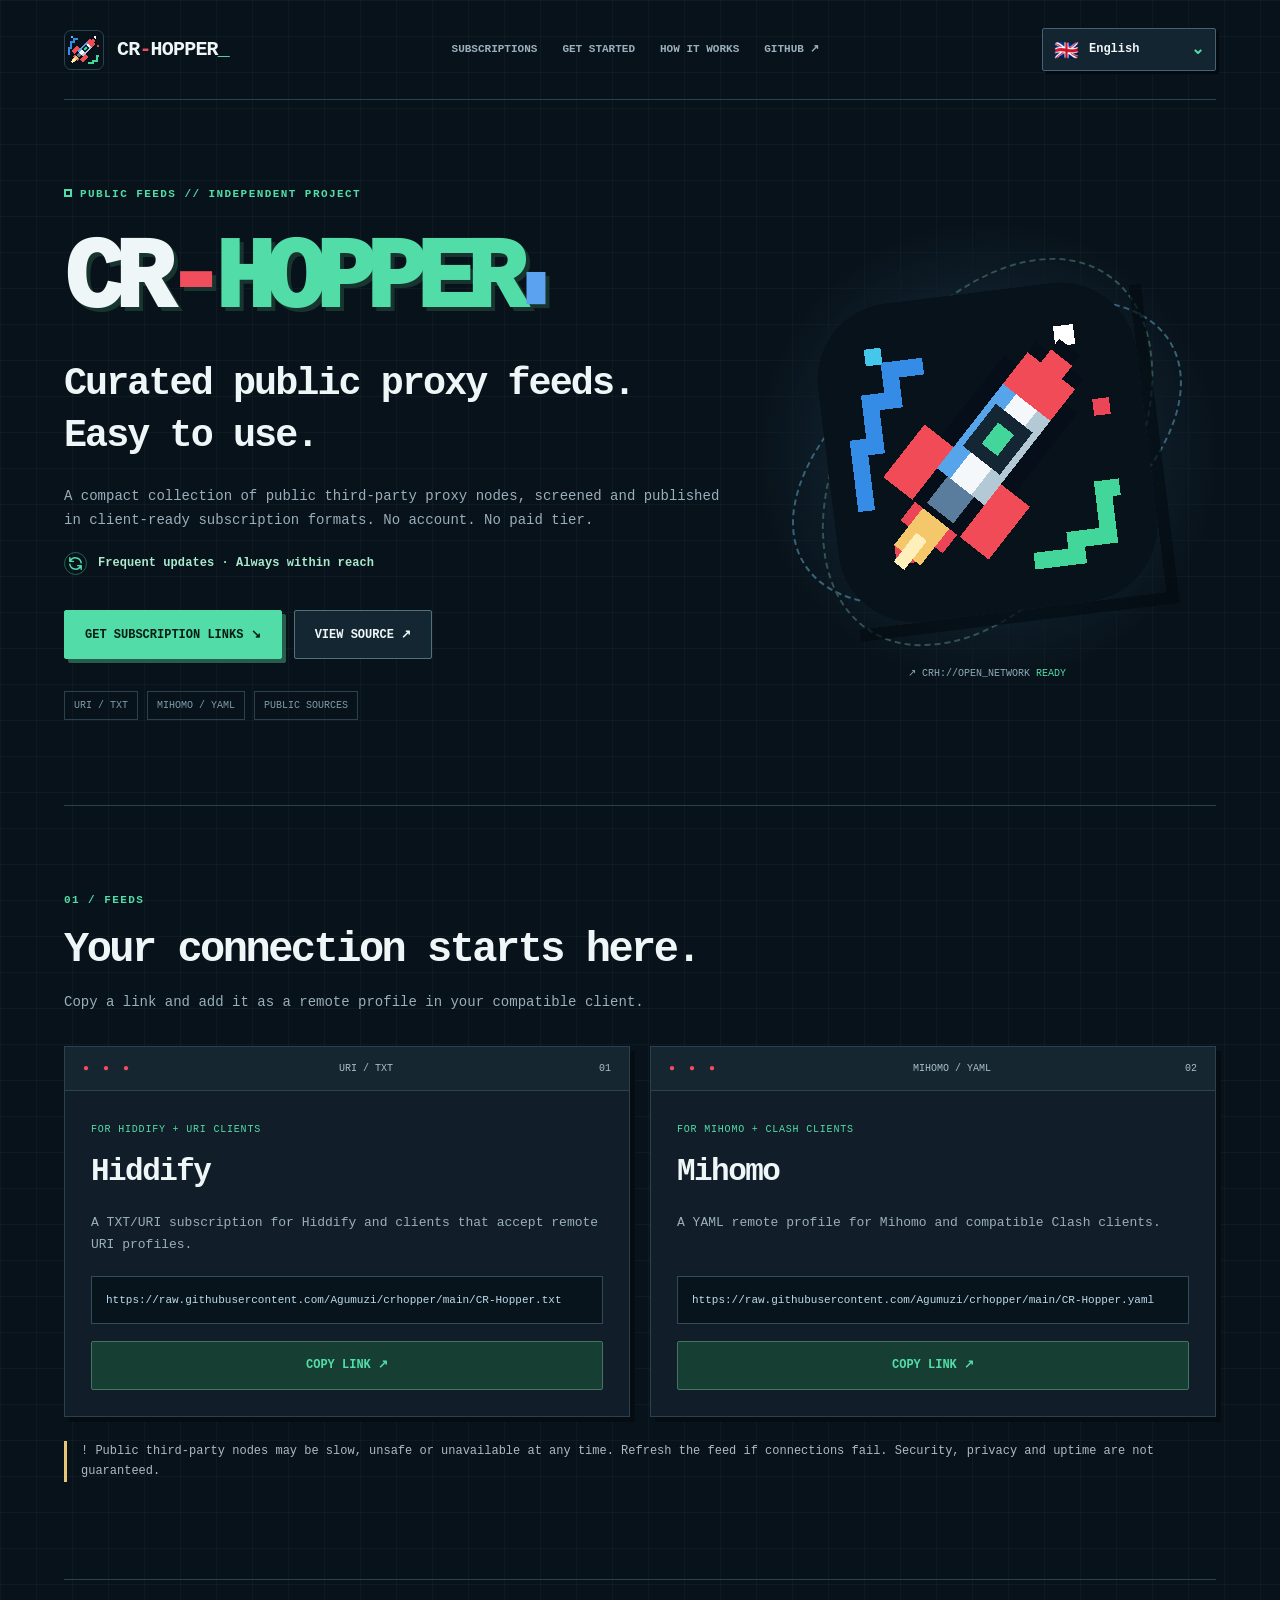
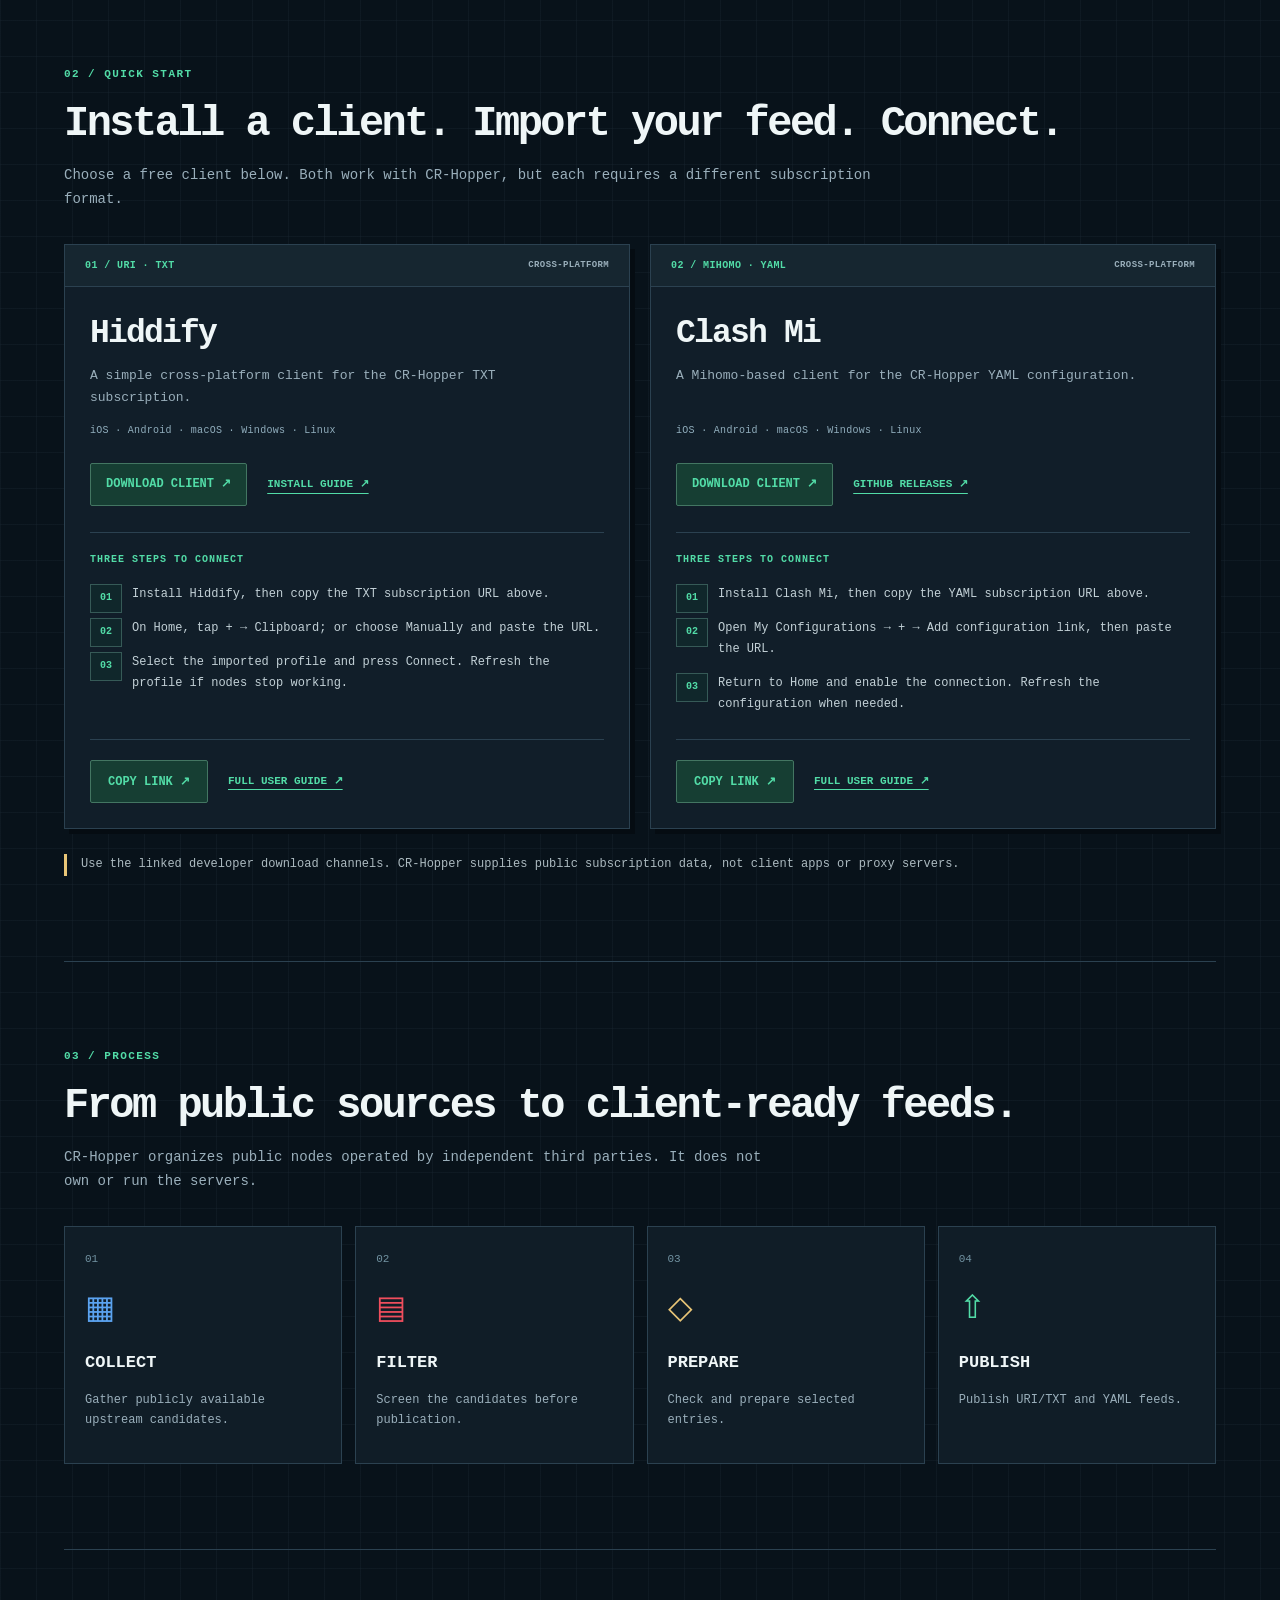
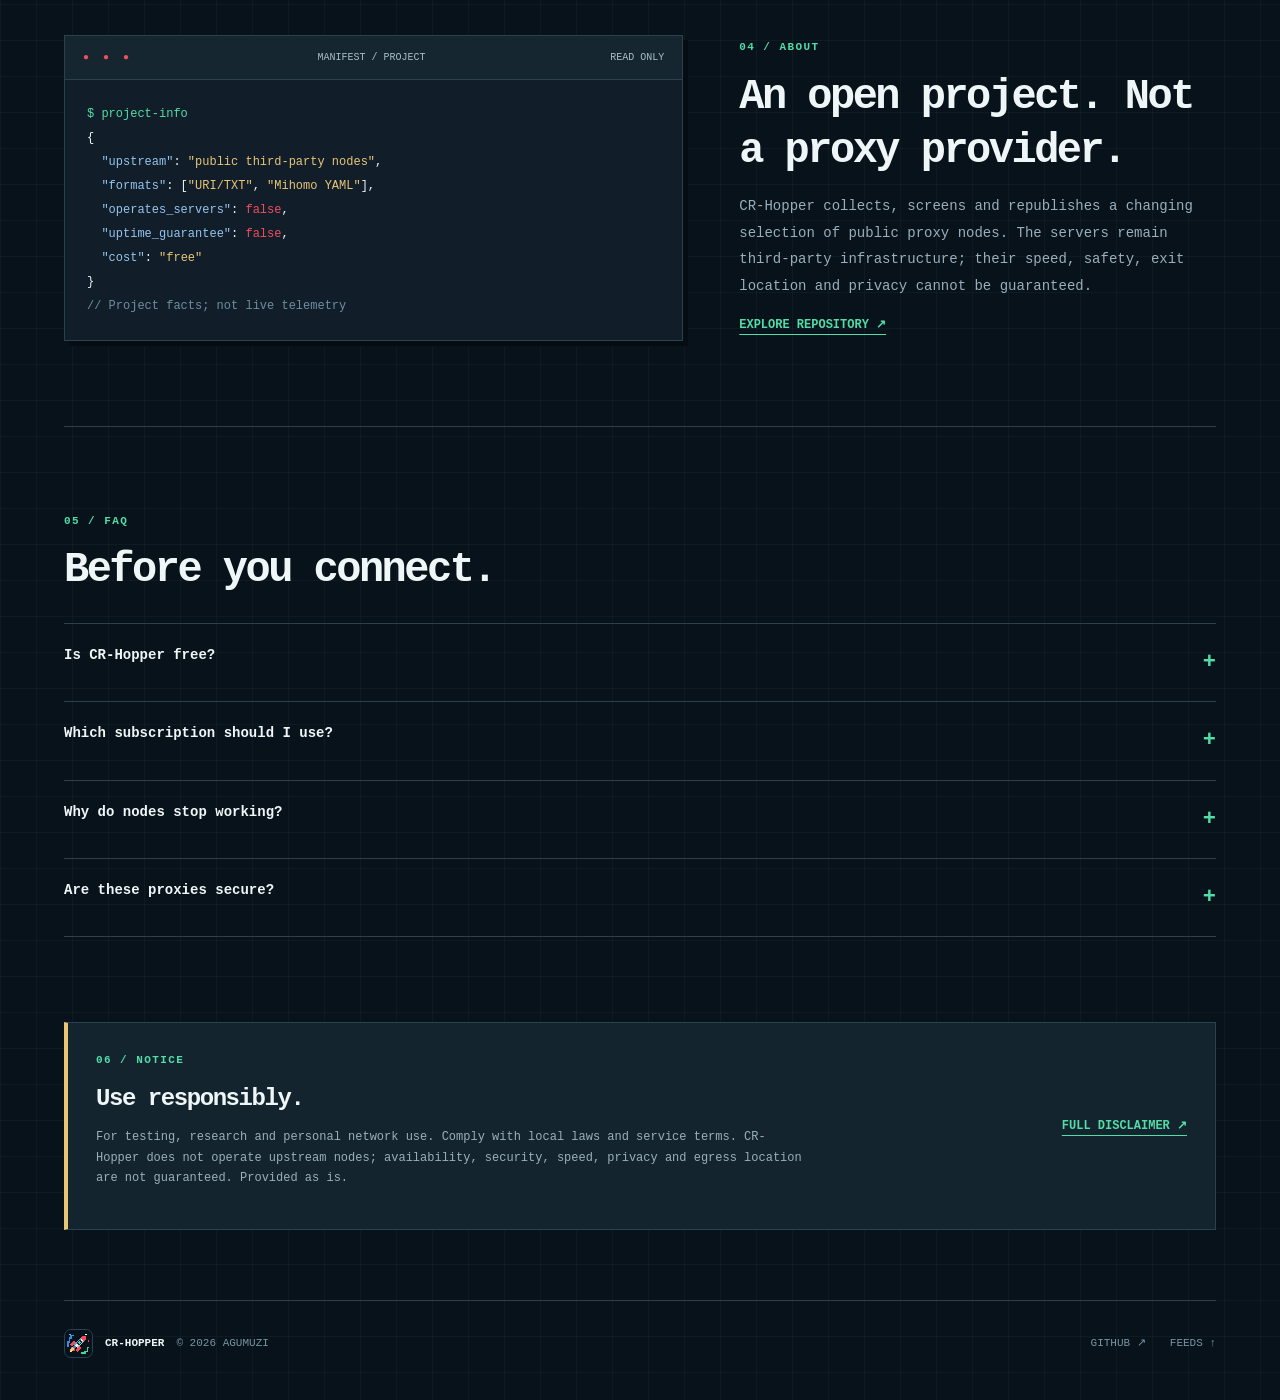
<file: docs/index.html>
<!doctype html>
<html lang="en">
<head>
<meta charset="utf-8"><meta name="viewport" content="width=device-width, initial-scale=1">
<title>CR-Hopper — Curated Public Proxy Feeds</title>
<meta name="description" content="Free curated public proxy subscriptions for Hiddify, Mihomo and Clash-compatible clients. Two client-ready formats: URI/TXT and YAML.">
<meta name="theme-color" content="#08121a"><meta property="og:type" content="website">
<meta property="og:title" content="CR-Hopper · Curated Public Proxy Feeds">
<meta property="og:description" content="Public sources. Curated feeds. Ready for your client.">
<meta property="og:url" content="https://agumuzi.github.io/crhopper/">
<link rel="canonical" href="https://agumuzi.github.io/crhopper/">
<link rel="icon" href="./assets/rocket.svg?v=20261024-rounded" type="image/svg+xml" sizes="any">
<link rel="stylesheet" href="./assets/style.css?v=20261028-cadence-icon">
<script src="./assets/app.js?v=20261030-cleanup" defer></script>
</head>
<body>
<a class="skip" href="#main">Skip to content</a>
<div class="site">
<header class="top">
  <a class="brand" href="#top" aria-label="CR-Hopper home"><img src="./assets/rocket.svg" alt="" width="40" height="40"><strong>CR<b>-</b>HOPPER<em>_</em></strong></a>
  <nav aria-label="Main navigation"><a href="#feeds" data-i18n="navFeeds">SUBSCRIPTIONS</a><a href="#setup" data-i18n="navSetup">GET STARTED</a><a href="#how" data-i18n="navHow">HOW IT WORKS</a><a href="https://github.com/Agumuzi/crhopper" target="_blank" rel="noopener noreferrer">GITHUB ↗</a></nav>
  <div class="language-switcher" id="language-switcher" dir="ltr">
    <button class="language-toggle" id="language-toggle" type="button" aria-haspopup="menu" aria-expanded="false" aria-controls="language-menu" aria-label="English — select language">
      <span class="language-flag" id="language-flag" aria-hidden="true">🇬🇧</span>
      <span class="language-label" id="language-label">English</span>
      <span class="language-chevron" aria-hidden="true">⌄</span>
    </button>
    <div class="language-menu" id="language-menu" role="menu" aria-label="Website language" hidden>
      <button type="button" class="language-option" role="menuitemradio" aria-checked="true" data-language="en" lang="en"><span class="language-flag" aria-hidden="true">🇬🇧</span><span class="language-option-label">English</span></button>
      <button type="button" class="language-option" role="menuitemradio" aria-checked="false" data-language="zh" lang="zh-CN"><span class="language-flag" aria-hidden="true">🇨🇳</span><span class="language-option-label">简体中文</span></button>
      <button type="button" class="language-option" role="menuitemradio" aria-checked="false" data-language="ru" lang="ru"><span class="language-flag" aria-hidden="true">🇷🇺</span><span class="language-option-label">Русский</span></button>
      <button type="button" class="language-option" role="menuitemradio" aria-checked="false" data-language="fa" lang="fa"><span class="language-flag" aria-hidden="true">🇮🇷</span><span class="language-option-label" dir="rtl">فارسی</span></button>
    </div>
  </div>
</header>
<main id="main">
<section class="hero" id="top" aria-labelledby="hero-title">
  <div><div class="eyebrow"><span class="dot"></span><span data-i18n="eyebrow">PUBLIC FEEDS // INDEPENDENT PROJECT</span></div>
  <h1 id="hero-title">CR<span class="dash">-</span><span class="mint">HOPPER</span><span class="cursor" aria-hidden="true">█</span></h1>
  <h2 data-i18n="heroText">Curated public proxy feeds. Easy to use.</h2>
  <p class="lead" data-i18n="heroDesc">A compact collection of public third-party proxy nodes, screened and published in client-ready subscription formats. No account. No paid tier.</p>
  <p class="hero-cadence"><span aria-hidden="true" class="cadence-symbol"><svg viewBox="0 0 24 24" width="17" height="17" fill="none" stroke="currentColor" stroke-width="2.1" stroke-linecap="round" stroke-linejoin="round" focusable="false"><path d="M20 11a8.1 8.1 0 0 0-15.5-2M4 4v5h5"/><path d="M4 13a8.1 8.1 0 0 0 15.5 2M20 20v-5h-5"/></svg></span><span data-i18n="heroCadence">Frequent updates · Always within reach</span></p>
  <div class="hero-actions"><a class="btn btn-primary" href="#feeds" data-i18n="getLinks">GET SUBSCRIPTION LINKS ↘</a><a class="btn" href="https://github.com/Agumuzi/crhopper" target="_blank" rel="noopener noreferrer">VIEW SOURCE ↗</a></div>
  <div class="tags"><span>URI / TXT</span><span>MIHOMO / YAML</span><span>PUBLIC SOURCES</span></div></div>
  <div class="hero-visual"><div class="orbit"></div><div class="orbit second"></div><img src="./assets/rocket.svg" width="270" height="270" alt="Pixel rocket emblem in red, white, blue and green"><small>↗ CRH://OPEN_NETWORK <span>READY</span></small></div>
</section>
<section class="section" id="feeds" aria-labelledby="feeds-title">
  <div class="section-id">01 / FEEDS</div><h2 id="feeds-title" data-i18n="feedsTitle">Your connection starts here.</h2>
  <p class="subtitle" data-i18n="feedsDesc">Copy a link and add it as a remote profile in your compatible client.</p>
  <div class="feed-grid">
    <article class="card"><div class="card-bar"><span class="lights">● ● ●</span><span>URI / TXT</span><span>01</span></div>
      <div class="card-body"><span class="label">FOR HIDDIFY + URI CLIENTS</span><h3>Hiddify</h3><p data-i18n="uriDesc">A TXT/URI subscription for Hiddify and clients that accept remote URI profiles.</p>
      <div class="code subscription-url" aria-label="Subscription URL: https://raw.githubusercontent.com/Agumuzi/crhopper/main/CR-Hopper.txt"><code class="subscription-url-text">https://<wbr>raw.<wbr>githubusercontent.<wbr>com/<wbr>Agumuzi/<wbr>crhopper/<wbr>main/<wbr>CR-Hopper.txt</code></div>
      <button type="button" class="btn copy" data-copy="txt" data-i18n="copy">COPY LINK ↗</button></div>
    </article>
    <article class="card"><div class="card-bar"><span class="lights">● ● ●</span><span>MIHOMO / YAML</span><span>02</span></div>
      <div class="card-body"><span class="label">FOR MIHOMO + CLASH CLIENTS</span><h3>Mihomo</h3><p data-i18n="yamlDesc">A YAML remote profile for Mihomo and compatible Clash clients.</p>
      <div class="code subscription-url" aria-label="Subscription URL: https://raw.githubusercontent.com/Agumuzi/crhopper/main/CR-Hopper.yaml"><code class="subscription-url-text">https://<wbr>raw.<wbr>githubusercontent.<wbr>com/<wbr>Agumuzi/<wbr>crhopper/<wbr>main/<wbr>CR-Hopper.yaml</code></div>
      <button type="button" class="btn copy" data-copy="yaml" data-i18n="copy">COPY LINK ↗</button></div>
    </article>
  </div>
  <p class="warning" data-i18n="warning">! Public third-party nodes may be slow, unsafe or unavailable at any time. Refresh the feed if connections fail. Security, privacy and uptime are not guaranteed.</p>
</section>

<section class="section setup-section" id="setup" aria-labelledby="setup-title">
  <div class="section-id">02 / QUICK START</div>
  <h2 id="setup-title" data-i18n="setupTitle">Install a client. Import your feed. Connect.</h2>
  <p class="subtitle" data-i18n="setupDesc">Choose one of the free clients below. Both work with CR-Hopper, but they need different subscription formats.</p>
  <div class="setup-grid">
    <article class="setup-card" aria-labelledby="hiddify-title">
      <div class="setup-card-head"><span class="setup-index">01 / URI · TXT</span><span class="setup-tag">CROSS-PLATFORM</span></div>
      <div class="setup-card-body">
        <h3 id="hiddify-title">Hiddify</h3>
        <p class="setup-summary" data-i18n="setupHiddifyDesc">Simple multi-platform client for the CR-Hopper TXT feed.</p>
        <div class="platform-list" aria-label="Supported platforms">iOS · Android · macOS · Windows · Linux</div>
        <div class="setup-links">
          <a class="btn setup-download" href="https://github.com/hiddify/hiddify-app/releases" target="_blank" rel="noopener noreferrer" data-i18n="setupDownload">DOWNLOAD CLIENT ↗</a>
          <a class="text-link" href="https://hiddify.com/app/How-to-install-Hiddify-app/" target="_blank" rel="noopener noreferrer" data-i18n="setupInstallGuide">INSTALL GUIDE ↗</a>
        </div>
        <div class="setup-instructions">
          <p class="setup-caption" data-i18n="setupSteps">THREE STEPS TO CONNECT</p>
          <ol>
            <li data-i18n="setupH1">Install Hiddify, then copy the TXT subscription URL above.</li>
            <li data-i18n="setupH2">On the Home screen, tap + → Clipboard, or Manually and paste the URL.</li>
            <li data-i18n="setupH3">Choose the new profile and press Connect. Refresh the profile if nodes stop working.</li>
          </ol>
        </div>
        <div class="setup-bottom">
          <button type="button" class="btn copy setup-copy" data-copy="txt" data-i18n="copy">COPY LINK ↗</button>
          <a class="setup-more" href="https://hiddify.com/app/How-to-use-Hiddify-app/" target="_blank" rel="noopener noreferrer" data-i18n="setupFullGuide">FULL USER GUIDE ↗</a>
        </div>
      </div>
    </article>
    <article class="setup-card" aria-labelledby="clash-title">
      <div class="setup-card-head"><span class="setup-index">02 / MIHOMO · YAML</span><span class="setup-tag">CROSS-PLATFORM</span></div>
      <div class="setup-card-body">
        <h3 id="clash-title">Clash Mi</h3>
        <p class="setup-summary" data-i18n="setupClashDesc">A Mihomo-based client that imports the CR-Hopper YAML profile.</p>
        <div class="platform-list" aria-label="Supported platforms">iOS · Android · macOS · Windows · Linux</div>
        <div class="setup-links">
          <a class="btn setup-download" href="https://clashmi.app/download" target="_blank" rel="noopener noreferrer" data-i18n="setupDownload">DOWNLOAD CLIENT ↗</a>
          <a class="text-link" href="https://github.com/KaringX/clashmi/releases" target="_blank" rel="noopener noreferrer" data-i18n="setupReleases">GITHUB RELEASES ↗</a>
        </div>
        <div class="setup-instructions">
          <p class="setup-caption" data-i18n="setupSteps">THREE STEPS TO CONNECT</p>
          <ol>
            <li data-i18n="setupC1">Install Clash Mi, then copy the YAML subscription URL above.</li>
            <li data-i18n="setupC2">Open My Configurations → + → Add configuration link and paste the URL.</li>
            <li data-i18n="setupC3">Return to the main screen and switch on the connection. Update the configuration when needed.</li>
          </ol>
        </div>
        <div class="setup-bottom">
          <button type="button" class="btn copy setup-copy" data-copy="yaml" data-i18n="copy">COPY LINK ↗</button>
          <a class="setup-more" href="https://clashmi.app/guide/" target="_blank" rel="noopener noreferrer" data-i18n="setupFullGuide">FULL USER GUIDE ↗</a>
        </div>
      </div>
    </article>
  </div>
  <p class="setup-caution" data-i18n="setupCaution">Download clients from the linked developer channels. CR-Hopper provides subscription data, not the client applications or proxy servers.</p>
</section>
<section class="section" id="how" aria-labelledby="how-title">
  <div class="section-id">03 / PROCESS</div><h2 id="how-title" data-i18n="howTitle">From public sources to client-ready feeds.</h2>
  <p class="subtitle" data-i18n="howDesc">CR-Hopper organizes public nodes operated by independent third parties. It does not own or run the servers.</p>
  <div class="steps">
    <article class="step"><span class="num">01</span><div class="symbol">▦</div><h3 data-i18n="collect">COLLECT</h3><p data-i18n="collectDesc">Gather publicly available upstream candidates.</p></article>
    <article class="step"><span class="num">02</span><div class="symbol">▤</div><h3 data-i18n="filter">FILTER</h3><p data-i18n="filterDesc">Screen the candidates before publication.</p></article>
    <article class="step"><span class="num">03</span><div class="symbol">◇</div><h3 data-i18n="prepare">PREPARE</h3><p data-i18n="prepareDesc">Check and prepare selected entries.</p></article>
    <article class="step"><span class="num">04</span><div class="symbol">⇧</div><h3 data-i18n="publish">PUBLISH</h3><p data-i18n="publishDesc">Publish URI/TXT and YAML feeds.</p></article>
  </div>
</section>
<section class="section about" id="about">
  <div class="terminal" aria-label="Illustrative project manifest"><div class="card-bar"><span class="lights">● ● ●</span><span>MANIFEST / PROJECT</span><span>READ ONLY</span></div>
  <pre><span class="prompt">$ project-info</span>
{
  <span class="key">"upstream"</span>: <span class="str">"public third-party nodes"</span>,
  <span class="key">"formats"</span>: [<span class="str">"URI/TXT"</span>, <span class="str">"Mihomo YAML"</span>],
  <span class="key">"operates_servers"</span>: <span class="bool">false</span>,
  <span class="key">"uptime_guarantee"</span>: <span class="bool">false</span>,
  <span class="key">"cost"</span>: <span class="str">"free"</span>
}
<span class="comment">// Project facts; not live telemetry</span></pre></div>
  <div><div class="section-id">04 / ABOUT</div><h2 data-i18n="aboutTitle">An open project. Not a proxy provider.</h2>
  <p data-i18n="aboutDesc">CR-Hopper collects, screens and republishes a changing selection of public proxy nodes. The servers remain third-party infrastructure; their speed, safety, exit location and privacy cannot be guaranteed.</p>
  <a class="text-link" href="https://github.com/Agumuzi/crhopper" target="_blank" rel="noopener noreferrer" data-i18n="viewRepo">EXPLORE REPOSITORY ↗</a></div>
</section>
<section class="section" id="faq" aria-labelledby="faq-title">
  <div class="section-id">05 / FAQ</div><h2 id="faq-title" data-i18n="faqTitle">Before you connect.</h2>
  <div class="faq">
    <details><summary data-i18n="q1">Is CR-Hopper free?</summary><p data-i18n="a1">Yes. The published subscription URLs are free to use without registration; individual servers are operated by third parties.</p></details>
    <details><summary data-i18n="q2">Which subscription should I use?</summary><p data-i18n="a2">Use TXT for Hiddify/URI-compatible clients; YAML for Mihomo and Clash-compatible clients.</p></details>
    <details><summary data-i18n="q3">Why do nodes stop working?</summary><p data-i18n="a3">Public third-party nodes can disappear without notice. Refresh the subscription when needed.</p></details>
    <details><summary data-i18n="q4">Are these proxies secure?</summary><p data-i18n="a4">There is no security guarantee. Untrusted operators may inspect traffic metadata. Prefer end-to-end encrypted connections and avoid exposing sensitive data.</p></details>
  </div>
</section>
<section class="disclaimer" aria-labelledby="notice-title">
 <div><div class="section-id">06 / NOTICE</div><h2 id="notice-title" data-i18n="noticeTitle">Use responsibly.</h2>
 <p data-i18n="notice">For testing, research and personal network use. Comply with local laws and service terms. CR-Hopper does not operate upstream nodes; availability, security, speed, privacy and egress location are not guaranteed. Provided as is.</p></div>
 <a class="text-link" href="https://github.com/Agumuzi/crhopper#disclaimer" data-i18n="full">FULL DISCLAIMER ↗</a>
</section>
</main>
<footer><div class="foot"><img src="./assets/rocket.svg" alt="" width="29" height="29"><strong>CR-HOPPER</strong><span>© 2026 AGUMUZI</span></div><div><a href="https://github.com/Agumuzi/crhopper">GITHUB ↗</a><a href="#feeds" data-i18n="footerFeeds">FEEDS ↑</a></div></footer></div>
<div class="toast" id="toast" role="status" aria-live="polite"></div>
</body></html>
</file>
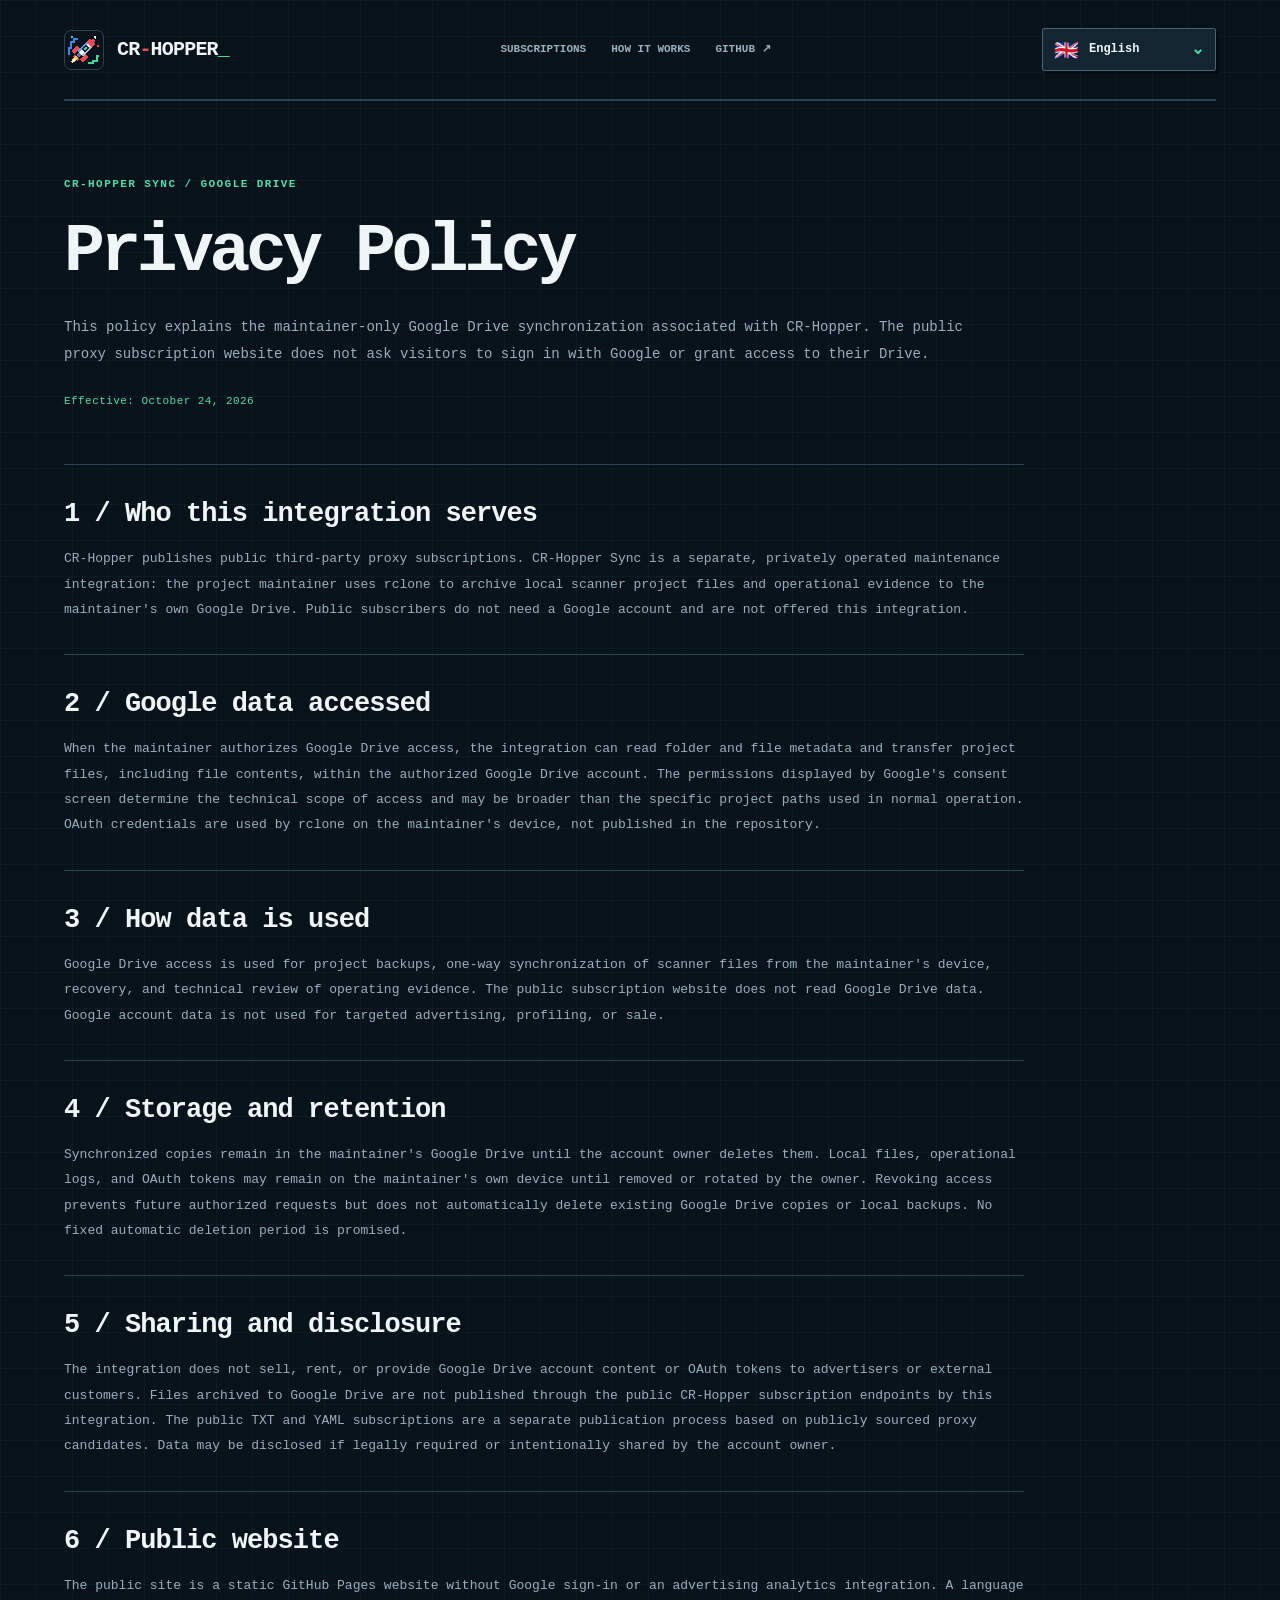
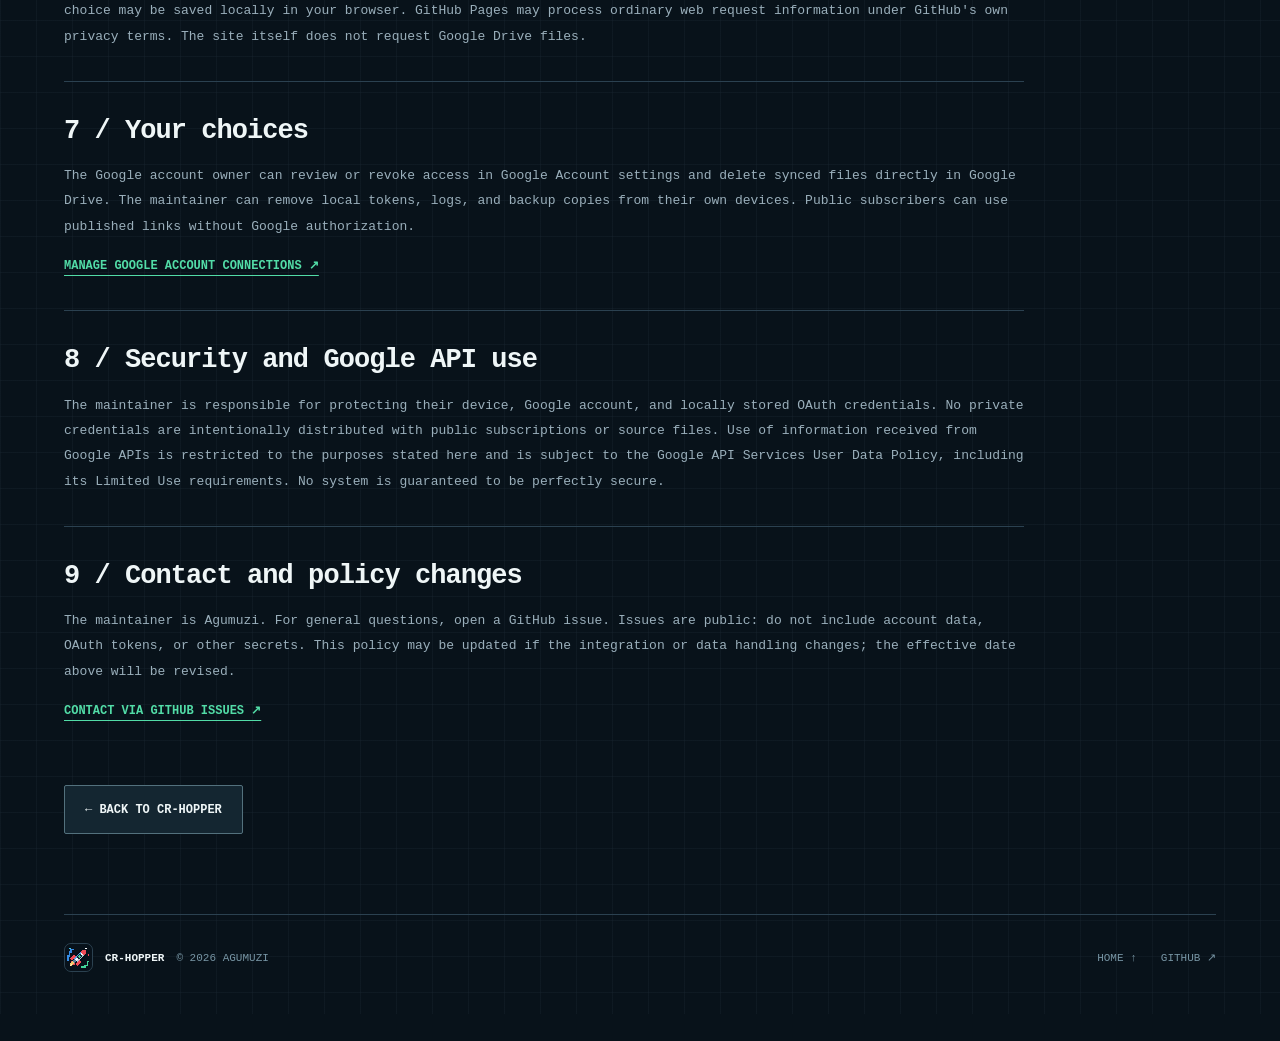
<file: docs/privacy.html>
<!doctype html>
<html lang="en">
<head>
<meta charset="utf-8"><meta name="viewport" content="width=device-width, initial-scale=1">
<title>CR-Hopper Sync — Privacy Policy</title>
<meta name="description" content="Privacy policy for CR-Hopper Sync, the maintainer-operated Google Drive backup integration associated with CR-Hopper.">
<meta name="robots" content="noindex, nofollow">
<meta name="theme-color" content="#08121a">
<link rel="canonical" href="https://agumuzi.github.io/crhopper/privacy.html">
<link rel="icon" href="./assets/rocket.svg" type="image/svg+xml">
<link rel="stylesheet" href="./assets/style.css?v=20261024-oauth-privacy">
<script src="./assets/app.js?v=20261024-oauth-privacy" defer></script>
</head>
<body>
<a class="skip" href="#main">Skip to content</a>
<div class="site">
<header class="top">
  <a class="brand" href="./" aria-label="CR-Hopper home"><img src="./assets/rocket.svg" alt="" width="40" height="40"><strong>CR<b>-</b>HOPPER<em>_</em></strong></a>
  <nav aria-label="Main navigation"><a href="./#feeds" data-i18n="navFeeds">SUBSCRIPTIONS</a><a href="./#how" data-i18n="navHow">HOW IT WORKS</a><a href="https://github.com/Agumuzi/crhopper" target="_blank" rel="noopener noreferrer">GITHUB ↗</a></nav>
  <div class="language-switcher" id="language-switcher" dir="ltr">
    <button class="language-toggle" id="language-toggle" type="button" aria-haspopup="menu" aria-expanded="false" aria-controls="language-menu" aria-label="English — select language">
      <span class="language-flag" id="language-flag" aria-hidden="true">🇬🇧</span>
      <span class="language-label" id="language-label">English</span>
      <span class="language-chevron" aria-hidden="true">⌄</span>
    </button>
    <div class="language-menu" id="language-menu" role="menu" aria-label="Website language" hidden>
      <button type="button" class="language-option" role="menuitemradio" aria-checked="true" data-language="en" lang="en"><span class="language-flag" aria-hidden="true">🇬🇧</span><span class="language-option-label">English</span></button>
      <button type="button" class="language-option" role="menuitemradio" aria-checked="false" data-language="zh" lang="zh-CN"><span class="language-flag" aria-hidden="true">🇨🇳</span><span class="language-option-label">简体中文</span></button>
      <button type="button" class="language-option" role="menuitemradio" aria-checked="false" data-language="ru" lang="ru"><span class="language-flag" aria-hidden="true">🇷🇺</span><span class="language-option-label">Русский</span></button>
      <button type="button" class="language-option" role="menuitemradio" aria-checked="false" data-language="fa" lang="fa"><span class="language-flag" aria-hidden="true">🇮🇷</span><span class="language-option-label" dir="rtl">فارسی</span></button>
    </div>
  </div>
</header>
<main id="main">
<section class="section policy-hero" aria-labelledby="privacy-title">
  <div class="section-id" data-i18n="privacyEyebrow">CR-HOPPER SYNC / GOOGLE DRIVE</div>
  <h1 id="privacy-title" data-i18n="privacyTitle">Privacy Policy</h1>
  <p class="lead" data-i18n="privacyIntro">This policy explains the maintainer-only Google Drive synchronization associated with CR-Hopper. The public proxy subscription website does not ask visitors to sign in with Google or grant access to their Drive.</p>
  <p class="policy-date" data-i18n="privacyUpdated">Effective: October 24, 2026</p>
</section>
<div class="policy-content">
<section class="section" aria-labelledby="scope-title"><h2 id="scope-title" data-i18n="privacyScopeTitle">1 / Who this integration serves</h2>
<p data-i18n="privacyScope">CR-Hopper publishes public third-party proxy subscriptions. CR-Hopper Sync is a separate, privately operated maintenance integration: the project maintainer uses rclone to archive local scanner project files and operational evidence to the maintainer's own Google Drive. Public subscribers do not need a Google account and are not offered this integration.</p></section>
<section class="section" aria-labelledby="data-title"><h2 id="data-title" data-i18n="privacyDataTitle">2 / Google data accessed</h2>
<p data-i18n="privacyData">When the maintainer authorizes Google Drive access, the integration can read folder and file metadata and transfer project files, including file contents, within the authorized Google Drive account. The permissions displayed by Google's consent screen determine the technical scope of access and may be broader than the specific project paths used in normal operation. OAuth credentials are used by rclone on the maintainer's device, not published in the repository.</p></section>
<section class="section" aria-labelledby="use-title"><h2 id="use-title" data-i18n="privacyUseTitle">3 / How data is used</h2>
<p data-i18n="privacyUse">Google Drive access is used for project backups, one-way synchronization of scanner files from the maintainer's device, recovery, and technical review of operating evidence. The public subscription website does not read Google Drive data. Google account data is not used for targeted advertising, profiling, or sale.</p></section>
<section class="section" aria-labelledby="storage-title"><h2 id="storage-title" data-i18n="privacyStorageTitle">4 / Storage and retention</h2>
<p data-i18n="privacyStorage">Synchronized copies remain in the maintainer's Google Drive until the account owner deletes them. Local files, operational logs, and OAuth tokens may remain on the maintainer's own device until removed or rotated by the owner. Revoking access prevents future authorized requests but does not automatically delete existing Google Drive copies or local backups. No fixed automatic deletion period is promised.</p></section>
<section class="section" aria-labelledby="sharing-title"><h2 id="sharing-title" data-i18n="privacySharingTitle">5 / Sharing and disclosure</h2>
<p data-i18n="privacySharing">The integration does not sell, rent, or provide Google Drive account content or OAuth tokens to advertisers or external customers. Files archived to Google Drive are not published through the public CR-Hopper subscription endpoints by this integration. The public TXT and YAML subscriptions are a separate publication process based on publicly sourced proxy candidates. Data may be disclosed if legally required or intentionally shared by the account owner.</p></section>
<section class="section" aria-labelledby="website-title"><h2 id="website-title" data-i18n="privacyWebsiteTitle">6 / Public website</h2>
<p data-i18n="privacyWebsite">The public site is a static GitHub Pages website without Google sign-in or an advertising analytics integration. A language choice may be saved locally in your browser. GitHub Pages may process ordinary web request information under GitHub's own privacy terms. The site itself does not request Google Drive files.</p></section>
<section class="section" aria-labelledby="control-title"><h2 id="control-title" data-i18n="privacyControlTitle">7 / Your choices</h2>
<p data-i18n="privacyControl">The Google account owner can review or revoke access in Google Account settings and delete synced files directly in Google Drive. The maintainer can remove local tokens, logs, and backup copies from their own devices. Public subscribers can use published links without Google authorization.</p>
<p><a class="text-link" href="https://myaccount.google.com/connections" target="_blank" rel="noopener noreferrer" data-i18n="privacyControlLink">MANAGE GOOGLE ACCOUNT CONNECTIONS ↗</a></p></section>
<section class="section" aria-labelledby="security-title"><h2 id="security-title" data-i18n="privacySecurityTitle">8 / Security and Google API use</h2>
<p data-i18n="privacySecurity">The maintainer is responsible for protecting their device, Google account, and locally stored OAuth credentials. No private credentials are intentionally distributed with public subscriptions or source files. Use of information received from Google APIs is restricted to the purposes stated here and is subject to the Google API Services User Data Policy, including its Limited Use requirements. No system is guaranteed to be perfectly secure.</p></section>
<section class="section" aria-labelledby="contact-title"><h2 id="contact-title" data-i18n="privacyContactTitle">9 / Contact and policy changes</h2>
<p data-i18n="privacyContact">The maintainer is Agumuzi. For general questions, open a GitHub issue. Issues are public: do not include account data, OAuth tokens, or other secrets. This policy may be updated if the integration or data handling changes; the effective date above will be revised.</p>
<p><a class="text-link" href="https://github.com/Agumuzi/crhopper/issues" target="_blank" rel="noopener noreferrer" data-i18n="privacyContactLink">CONTACT VIA GITHUB ISSUES ↗</a></p></section>
</div>
<div class="policy-actions"><a class="btn" href="./" data-i18n="privacyBack">← BACK TO CR-HOPPER</a></div>
</main>
<footer><div class="foot"><img src="./assets/rocket.svg" alt="" width="29" height="29"><strong>CR-HOPPER</strong><span>© 2026 AGUMUZI</span></div><div><a href="./" data-i18n="privacyBackShort">HOME ↑</a><a href="https://github.com/Agumuzi/crhopper">GITHUB ↗</a></div></footer>
</div><div class="toast" id="toast" role="status" aria-live="polite"></div>
</body></html>
</file>
<file: docs/assets/style.css>
:root{color-scheme:dark;--bg:#08121a;--surface:#111e29;--border:#2b4150;--text:#eff6f7;--muted:#9aafbb;--mint:#52dca7;--red:#f04e5d;--blue:#5ba3f0;--gold:#e8c577;--font:ui-monospace,SFMono-Regular,Menlo,Monaco,Consolas,monospace}*{box-sizing:border-box}html{scroll-behavior:smooth}body{margin:0;background:var(--bg);color:var(--text);font:14px/1.7 var(--font);background-image:linear-gradient(#20303a44 1px,transparent 1px),linear-gradient(90deg,#20303a44 1px,transparent 1px);background-size:36px 36px}a{color:inherit;text-decoration:none}button,select{font:inherit}button{cursor:pointer}a:focus-visible,button:focus-visible,select:focus-visible,summary:focus-visible{outline:2px solid var(--mint);outline-offset:4px}.skip{position:absolute;left:-9999px;top:0;background:var(--mint);color:#07141a;padding:10px}.skip:focus{left:12px}.site{max-width:1240px;margin:auto;padding:0 clamp(20px,5vw,72px)}.top{display:flex;align-items:center;justify-content:space-between;gap:22px;min-height:100px;border-bottom:1px solid var(--border)}.brand{display:flex;gap:13px;align-items:center;white-space:nowrap;font-size:20px;letter-spacing:-.04em}.brand img,.foot img{border:1px solid var(--border);border-radius:7px}.brand b{color:var(--red)}.brand em{font-style:normal;color:var(--mint)}nav{display:flex;gap:25px;align-items:center;color:var(--muted);font-size:11px;font-weight:700}nav a:hover,footer a:hover,.text-link:hover{color:var(--mint)}.hero{min-height:620px;display:grid;grid-template-columns:1.18fr .82fr;gap:35px;align-items:center;padding:85px 0}.eyebrow,.section-id{color:var(--mint);letter-spacing:.13em;font-size:11px;font-weight:750}.dot{display:inline-block;width:8px;height:8px;border:2px solid var(--mint);margin-right:8px}.hero h1{font-size:clamp(60px,7.7vw,108px);line-height:1.13;letter-spacing:-.09em;margin:22px 0;font-weight:950;white-space:nowrap;text-shadow:4px 4px #18342e}.hero h1 .dash{color:var(--red)}.hero h1 .mint{color:var(--mint)}.cursor{font-size:.3em;vertical-align:27%;color:var(--blue);margin-left:10px;animation:blink 1.5s steps(1) infinite}.hero h2{font-size:clamp(24px,3vw,39px);line-height:1.35;letter-spacing:-.05em;margin:0 0 22px}.lead,.subtitle,.about p,.disclaimer p{color:var(--muted);max-width:710px;font-size:14px}.hero-actions{display:flex;flex-wrap:wrap;gap:12px;margin-top:35px}.btn{border:1px solid #53717d;display:inline-flex;justify-content:center;align-items:center;min-height:49px;padding:12px 20px;color:var(--text);background:#142631;font-size:12px;font-weight:800;transition:transform .15s,background .15s;border-radius:2px}.btn:hover{transform:translateY(-2px);border-color:var(--mint)}.btn-primary{background:var(--mint);color:#061d17;border-color:var(--mint);box-shadow:4px 4px #265e4b}.tags{margin-top:32px;display:flex;gap:9px;flex-wrap:wrap}.tags span{font-size:10px;color:#7d9cac;border:1px solid var(--border);padding:5px 9px}.hero-visual{position:relative;aspect-ratio:1;display:grid;place-items:center;isolation:isolate;background:radial-gradient(circle,#1b3739 0%,#0f1f2b 45%,transparent 72%)}.hero-visual img{position:relative;z-index:2;width:70%;height:auto;transform:rotate(-7deg);box-shadow:12px 12px 0 #040c12a9}.orbit{position:absolute;border:2px dashed #376278;border-radius:50%;width:94%;height:54%;transform:rotate(-31deg)}.orbit.second{width:60%;height:94%;transform:rotate(34deg);border-color:#31544f}.hero-visual small{position:absolute;bottom:0;color:#8daab8;font-size:10px}.hero-visual small span{color:var(--mint)}.section{padding:85px 0;border-top:1px solid var(--border);scroll-margin-top:30px}.section h2,.disclaimer h2{font-size:clamp(28px,3.65vw,42px);letter-spacing:-.06em;line-height:1.3;margin:13px 0}.section .subtitle{margin:0 0 32px}.feed-grid{display:grid;grid-template-columns:repeat(2,minmax(0,1fr));gap:20px}.card,.terminal{background:var(--surface);border:1px solid var(--border);box-shadow:5px 5px #050c12}.card-bar{border-bottom:1px solid var(--border);background:#162630;display:flex;align-items:center;gap:16px;justify-content:space-between;min-height:44px;padding:0 18px;font-size:10px;color:#a7bec6}.lights{color:var(--red);letter-spacing:4px}.card-body{padding:26px}.card .label{font-size:10px;color:var(--mint);letter-spacing:.08em}.card h3{font-size:31px;letter-spacing:-.05em;margin:5px 0 10px}.card p{color:var(--muted);font-size:13px;min-height:51px}.code{border:1px solid #304c5b;background:#08141c;padding:14px;white-space:nowrap;overflow-x:auto;direction:ltr;text-align:left;font-size:11px;color:#bcdaec}.copy{width:100%;margin-top:17px;background:#163e33;color:var(--mint);border-color:#437662}.warning{border-left:3px solid var(--gold);padding-left:14px;color:#b0b8c1;font-size:12px;margin-top:24px}.steps{display:grid;grid-template-columns:repeat(4,minmax(0,1fr));gap:13px}.step{padding:20px;background:#101d27;border:1px solid var(--border);min-height:222px}.step .num{color:#7192a1;font-size:11px}.step .symbol{font-size:32px;color:var(--blue);margin:12px 0}.step:nth-child(2) .symbol{color:var(--red)}.step:nth-child(3) .symbol{color:var(--gold)}.step:nth-child(4) .symbol{color:var(--mint)}.step h3{margin:0;font-size:17px}.step p{font-size:12px;color:var(--muted)}.about{display:grid;grid-template-columns:1.13fr .87fr;gap:56px;align-items:center}.terminal pre{margin:0;padding:22px;font:12px/2 var(--font);overflow-x:auto;direction:ltr;text-align:left}.terminal .prompt{color:var(--mint)}.terminal .key{color:#95c4ed}.terminal .str{color:var(--gold)}.terminal .bool{color:var(--red)}.terminal .comment{color:#6d8e9f}.about p{line-height:1.9}.text-link{font-size:12px;color:var(--mint);font-weight:800;text-decoration:underline;text-underline-offset:6px}.faq{margin-top:25px;border-top:1px solid var(--border)}.faq details{padding:20px 0;border-bottom:1px solid var(--border)}.faq summary{list-style:none;cursor:pointer;font-weight:800;display:flex;justify-content:space-between;gap:15px}.faq summary::-webkit-details-marker{display:none}.faq summary:after{content:"+";font-size:22px;color:var(--mint)}.faq details[open] summary:after{content:"−"}.faq p{font-size:13px;color:var(--muted);line-height:1.9;max-width:830px}.disclaimer{display:flex;align-items:center;justify-content:space-between;gap:40px;padding:28px;background:#14242e;border:1px solid var(--border);border-left:4px solid var(--gold);margin-bottom:70px}.disclaimer h2{font-size:24px}.disclaimer p{font-size:12px}.disclaimer .text-link{white-space:nowrap}footer{display:flex;flex-wrap:wrap;align-items:center;justify-content:space-between;gap:15px;border-top:1px solid var(--border);padding:28px 0 42px;color:#7795a4;font-size:11px}.foot{display:flex;align-items:center;gap:12px}.foot strong{color:var(--text)}footer>div:nth-child(2){display:flex;gap:24px}.toast{position:fixed;bottom:25px;right:25px;opacity:0;transform:translateY(13px);pointer-events:none;transition:opacity .2s,transform .2s;background:#164235;border:1px solid var(--mint);color:var(--mint);padding:12px 19px;z-index:99;font-size:12px}.toast.visible{opacity:1;transform:translateY(0)}[dir=rtl] .warning{border-left:0;border-right:3px solid var(--gold);padding-left:0;padding-right:14px}[dir=rtl] .disclaimer{border-left:1px solid var(--border);border-right:4px solid var(--gold)}[dir=rtl] .hero h1,[dir=rtl] .brand,[dir=rtl] .hero-visual small{direction:ltr}@keyframes blink{50%{opacity:0}}@media(max-width:950px){.hero h1{font-size:60px}.steps{grid-template-columns:repeat(2,1fr)}.about{gap:22px}}@media(max-width:720px){.site{padding:0 20px}.top{min-height:76px;flex-wrap:wrap;padding:13px 0}.top nav{order:3;width:100%;gap:18px;justify-content:start}.language-switcher{margin-left:auto}.brand{font-size:17px}.hero{display:flex;flex-direction:column;align-items:stretch;padding:64px 0}.hero h1{font-size:clamp(48px,10vw,76px)}.hero h2{font-size:26px}.hero-visual{max-width:310px;width:100%;margin:25px auto 0}.section{padding:62px 0}.feed-grid,.about{grid-template-columns:1fr}.steps{grid-template-columns:repeat(2,minmax(0,1fr));gap:10px}.step{padding:16px;min-height:212px}.card-body{padding:20px}.terminal pre{padding:16px;font-size:10px}.disclaimer{flex-direction:column;align-items:flex-start;padding:20px}}@media(max-width:380px){.hero h1{font-size:45px}.hero-actions{display:grid}.btn{width:100%}.steps{grid-template-columns:1fr}.step{min-height:0}}@media(prefers-reduced-motion:reduce){html{scroll-behavior:auto}.cursor{animation:none}.btn,.toast{transition:none}.btn:hover{transform:none}}
/* Consistent pixel-terminal language menu. Use actual flag emoji, never the OS select popup. */
.language-switcher{position:relative;flex:0 0 auto;z-index:20;direction:ltr}
.language-toggle{display:flex;align-items:center;gap:10px;min-width:174px;min-height:43px;padding:7px 11px;background:#122530;color:var(--text);border:1px solid #476272;box-shadow:3px 3px 0 #040b10;border-radius:2px;font-size:12px;font-weight:800;cursor:pointer;white-space:nowrap}
.language-toggle:hover,.language-toggle[aria-expanded="true"]{background:#19333b;border-color:var(--mint)}
.language-toggle[aria-expanded="true"]{box-shadow:3px 3px 0 #206047}
.language-flag{font-family:"Apple Color Emoji","Segoe UI Emoji","Noto Color Emoji",sans-serif;font-size:20px;line-height:1;display:inline-flex;align-items:center;justify-content:center;min-width:25px;flex-shrink:0}
.language-label{font-size:12px;white-space:nowrap;unicode-bidi:isolate}
.language-chevron{font-size:16px;line-height:1;margin-left:auto;color:var(--mint);transform-origin:center;transition:transform .15s ease}
.language-toggle[aria-expanded="true"] .language-chevron{transform:rotate(180deg)}
.language-menu{position:absolute;right:0;top:calc(100% + 10px);display:grid;gap:3px;min-width:205px;padding:7px;background:#0d1c25;border:1px solid #496979;box-shadow:5px 5px 0 #03090e;z-index:50}
.language-menu[hidden]{display:none}
.language-option{width:100%;display:grid;grid-template-columns:25px minmax(0,1fr) 15px;align-items:center;gap:10px;text-align:left;padding:10px 11px;color:#b4c6ce;background:transparent;border:1px solid transparent;border-radius:1px;cursor:pointer;font-size:12px;line-height:1.35}
.language-option:hover,.language-option:focus-visible{background:#1b3641;border-color:#4a7882;color:var(--text)}
.language-option[aria-checked="true"]{background:#153930;border-color:#398363;color:var(--mint)}
.language-option[aria-checked="true"]::after{content:"✓";font-weight:900;color:var(--mint)}
.language-option-label{white-space:nowrap;unicode-bidi:isolate}
.language-option[lang="fa"] .language-option-label{font-family:Tahoma,"Geeza Pro",Arial,sans-serif}
@media(max-width:380px){.language-toggle{min-width:153px;padding:7px 9px;gap:7px}.language-menu{min-width:185px}}
@media(prefers-reduced-motion:reduce){.language-chevron{transition:none}}


/* Mobile containment patch: the raw subscription URL must never size the grid track. */
.site,main,.hero,.section,.feed-grid,.feed-grid>.card,.card-body,.about,.about>.terminal,.terminal{min-width:0}
.site,main,.hero,.section,.feed-grid,.about{max-width:100%}
.feed-grid{grid-template-columns:repeat(2,minmax(0,1fr))}
.feed-grid>.card{max-width:100%}
.code{display:block;min-width:0;max-width:100%;width:100%;overflow-x:auto;overscroll-behavior-x:contain;-webkit-overflow-scrolling:touch}
.code code{display:block;white-space:nowrap}
.terminal pre{max-width:100%;min-width:0;overflow-x:auto;-webkit-overflow-scrolling:touch}
.about{grid-template-columns:minmax(0,1.13fr) minmax(0,.87fr)}
@media(max-width:720px){
  .top{display:grid;grid-template-columns:minmax(0,1fr) auto;gap:9px 10px;align-items:center}
  .top nav{grid-column:1/-1;order:initial;width:100%;display:flex;flex-wrap:wrap;gap:10px 18px}
  .brand{min-width:0;gap:8px;font-size:clamp(13px,3.7vw,17px)}
  .brand img{width:33px;height:33px;flex-shrink:0}
  .language-switcher{margin:0}
  .language-toggle{min-width:144px;max-width:164px;min-height:40px;gap:7px;padding:6px 9px}
  .language-menu{min-width:195px;max-width:calc(100vw - 36px)}
  .hero h1{font-size:clamp(36px,10.3vw,57px);letter-spacing:-.085em}
  .hero h1 .cursor{margin-left:4px}
  .hero-visual{max-width:275px;margin:18px auto 0}
  .hero{padding:52px 0 57px}
  .section{padding:56px 0}
  .feed-grid,.about{grid-template-columns:minmax(0,1fr)}
  .card-body{padding:19px}
  .card h3{font-size:28px}
  .card p{min-height:0}
  .code{white-space:normal;overflow-x:visible}
  .code code{white-space:normal;overflow-wrap:anywhere;word-break:break-word}
  .steps{grid-template-columns:repeat(2,minmax(0,1fr));gap:10px}
  .step{min-width:0;min-height:0;padding:14px 13px 17px}
  .step .symbol{margin:7px 0 4px;font-size:26px}
  .step h3{font-size:13px}
  .step p{font-size:11px;margin:6px 0 0}
  .warning{overflow-wrap:anywhere}
  .faq summary,.faq p,.about p,.disclaimer p{overflow-wrap:break-word}
}
@media(max-width:380px){
  .steps{grid-template-columns:repeat(2,minmax(0,1fr))}
  .brand{font-size:13px;gap:6px}
  .brand img{width:29px;height:29px}
  .language-toggle{min-width:132px;max-width:142px}
  .hero h1{font-size:clamp(35px,10.3vw,39px)}
}


/* Subscription URLs: explicit break opportunities in markup plus robust narrow viewport layout. */
.feed-grid,
.feed-grid > .card,
.feed-grid .card-body,
.subscription-url {
  min-width: 0;
  max-width: 100%;
}
.feed-grid > .card { overflow: hidden; }
.subscription-url {
  display: block;
  width: 100%;
  max-width: 100%;
  overflow-x: auto;
  overflow-y: hidden;
  -webkit-overflow-scrolling: touch;
  text-align: left;
  direction: ltr;
}
.subscription-url .subscription-url-text {
  display: block;
  min-width: 0;
  max-width: 100%;
  white-space: normal;
  overflow-wrap: anywhere;
  word-break: break-word;
  line-height: 1.65;
}
@media(max-width:720px) {
  .feed-grid{width:100%;grid-template-columns:minmax(0,1fr);}
  .feed-grid > .card{width:100%;min-width:0;max-width:100%;}
  .subscription-url{
    padding: 11px 10px;
    overflow-x: hidden;
  }
  .subscription-url .subscription-url-text {
    font-size:clamp(10px,2.65vw,12px);
    letter-spacing:-.02em;
    white-space:normal;
    overflow-wrap:anywhere;
    word-break:break-all;
  }
}

/* Standalone privacy policy styles. */
.policy-hero{padding:74px 0 42px}
.policy-hero h1{font-size:clamp(37px,5.8vw,68px);letter-spacing:-.065em;line-height:1.2;margin:17px 0 22px}
.policy-hero .lead{max-width:900px;line-height:1.9}
.policy-date{color:var(--mint);font-size:11px;letter-spacing:.04em;margin-top:25px}
.policy-content{max-width:960px;min-width:0}
.policy-content .section{padding:32px 0}
.policy-content h2{font-size:clamp(20px,2.7vw,27px);letter-spacing:-.035em;margin:0 0 14px}
.policy-content p{font-size:13px;line-height:1.95;color:var(--muted);overflow-wrap:anywhere;margin:0 0 14px}
.policy-content p:last-child{margin-bottom:0}
.policy-actions{padding:30px 0 80px}
footer>div:nth-child(2){flex-wrap:wrap}
@media(max-width:720px){.policy-hero{padding:56px 0 38px}.policy-content .section{padding:25px 0}.policy-actions{padding-bottom:56px}}


/* Client setup guides: aligned with CR-Hopper's terminal cards and mobile layout. */
.setup-section .subtitle{max-width:860px}
.setup-grid{display:grid;grid-template-columns:repeat(2,minmax(0,1fr));gap:20px;align-items:stretch}
.setup-card{min-width:0;background:var(--surface);border:1px solid var(--border);box-shadow:5px 5px #050c12;display:flex;flex-direction:column}
.setup-card-head{display:flex;justify-content:space-between;align-items:center;gap:10px;background:#162630;border-bottom:1px solid var(--border);padding:12px 20px;color:var(--mint);font-size:10px;font-weight:800;letter-spacing:.04em}
.setup-tag{color:var(--muted);font-size:9px;letter-spacing:.04em}
.setup-card-body{padding:25px;display:flex;flex-direction:column;flex:1;min-width:0}
.setup-card h3{font-size:clamp(25px,3vw,33px);line-height:1.2;letter-spacing:-.055em;margin:2px 0 12px}
.setup-summary{color:var(--muted);font-size:13px;line-height:1.7;margin:0 0 13px;min-height:44px}
.platform-list{font-size:10px;color:#91aebd;letter-spacing:.03em;line-height:1.8;margin-bottom:20px;overflow-wrap:anywhere;direction:ltr;text-align:start;unicode-bidi:isolate}
.setup-links{display:flex;align-items:center;flex-wrap:wrap;gap:14px 20px;min-height:48px}
.setup-download{min-height:43px;background:#163e33;border-color:#437662;color:var(--mint);padding:10px 15px}
.setup-links .text-link{font-size:11px}
.setup-instructions{border-top:1px solid var(--border);margin-top:24px;padding-top:18px;flex:1}
.setup-caption{color:var(--mint);font-size:10px;letter-spacing:.1em;font-weight:800;margin:0 0 16px}
.setup-instructions ol{list-style:none;counter-reset:quickstart;margin:0;padding:0;display:grid;gap:13px}
.setup-instructions li{counter-increment:quickstart;position:relative;padding-inline-start:42px;color:#c2d0d6;font-size:12px;line-height:1.75;overflow-wrap:anywhere}
.setup-instructions li::before{content:"0" counter(quickstart);position:absolute;inset-inline-start:0;top:0;color:var(--mint);border:1px solid #365a57;background:#10272b;min-width:30px;height:27px;text-align:center;line-height:25px;font-size:10px;font-weight:800}
.setup-bottom{border-top:1px solid var(--border);padding-top:20px;margin-top:24px;display:flex;align-items:center;flex-wrap:wrap;gap:10px 20px}
.setup-copy{width:auto;margin-top:0;min-height:43px;padding:10px 17px}
.setup-more{font-size:11px;color:var(--mint);font-weight:800;text-decoration:underline;text-underline-offset:5px}
.setup-more:hover{color:var(--text)}
.setup-caution{border-inline-start:3px solid var(--gold);padding-inline-start:14px;font-size:12px;color:#acbac0;line-height:1.8;margin:25px 0 0}
@media(max-width:760px){.setup-grid{grid-template-columns:minmax(0,1fr)}.setup-card-body{padding:20px}.setup-summary{min-height:0}.setup-card-head{padding:12px 16px}}
@media(max-width:420px){.setup-links{align-items:flex-start;flex-direction:column;gap:12px}.setup-bottom{align-items:flex-start;flex-direction:column;gap:16px}.setup-copy{width:100%}.setup-card-head{flex-wrap:wrap}.setup-instructions li{padding-inline-start:38px}}
@media(prefers-reduced-motion:reduce){.setup-download,.setup-copy{transition:none}}

/* CR-Hopper hero: concise, localized update promise (not a node-uptime indicator). */
.hero-cadence{
  display:flex;
  align-items:center;
  gap:11px;
  width:fit-content;
  max-width:100%;
  margin:20px 0 0;
  color:#a8eacb;
  font-size:12px;
  font-weight:700;
  line-height:1.65;
  letter-spacing:.005em;
}
.hero-cadence .cadence-symbol{
  display:inline-flex;
  justify-content:center;
  align-items:center;
  flex:none;
  width:23px;
  height:23px;
  border:1px solid rgba(82,220,167,.38);
  border-radius:50%;
  color:var(--mint);
}
.hero-cadence .cadence-symbol svg{width:17px;height:17px;display:block;flex:none;overflow:visible}
html[lang="ru"] .hero-cadence{letter-spacing:0}
html[dir="rtl"] .hero-cadence{direction:rtl}
@media(max-width:560px){
  .hero-cadence{font-size:11px;gap:8px;margin-top:18px}
  .hero-cadence .cadence-symbol{width:21px;height:21px}
  .hero-cadence .cadence-symbol svg{width:15px;height:15px}
}
</file>
